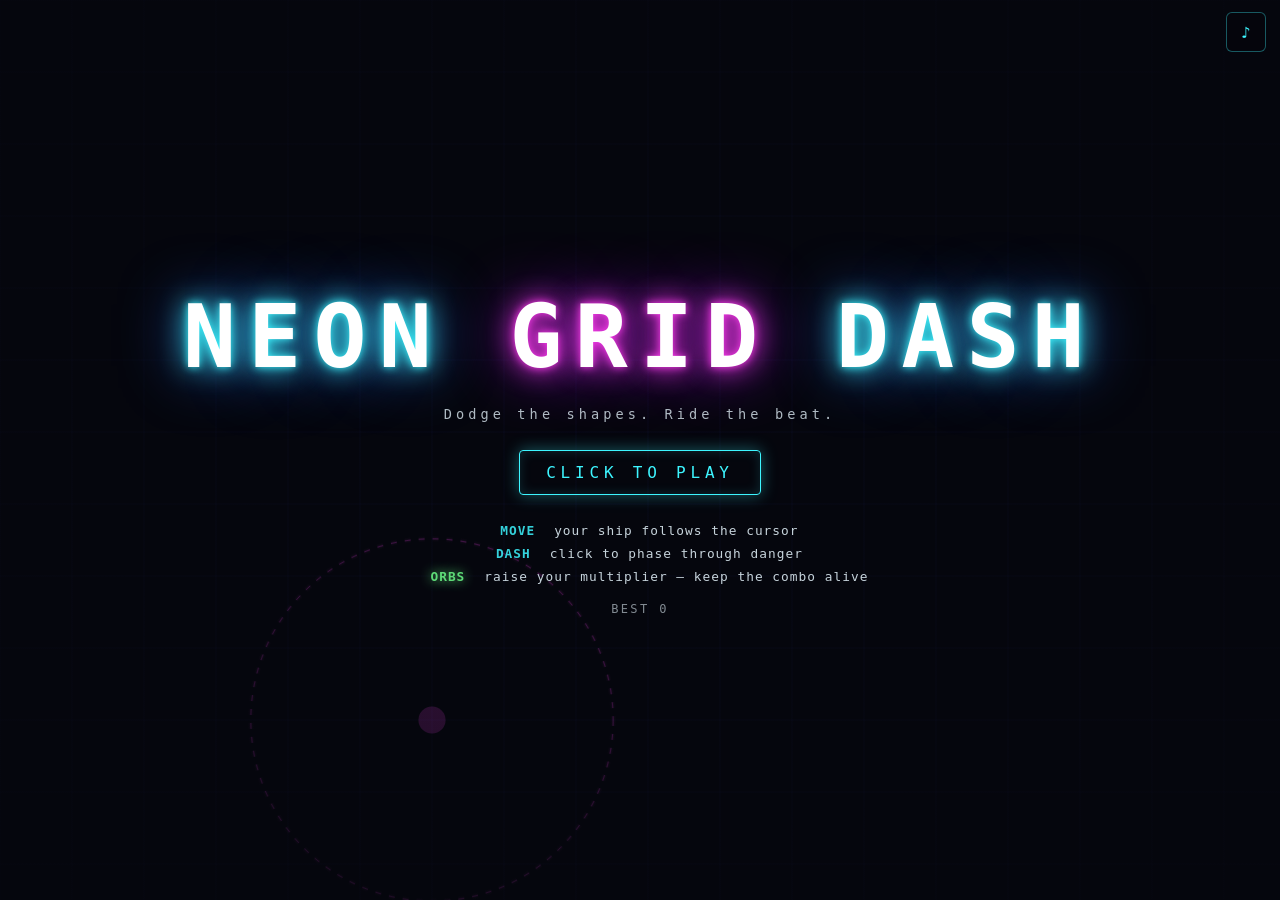
<file: neon-grid-dash/index.html>
<!doctype html>
<html lang="en">
  <head>
    <meta charset="UTF-8" />
    <meta
      name="viewport"
      content="width=device-width, initial-scale=1.0, maximum-scale=1.0, user-scalable=no, viewport-fit=cover"
    />
    <meta name="theme-color" content="#05060d" />
    <meta
      name="description"
      content="Neon Grid Dash — a minimalist reflex arcade game. Trail a glowing line across the grid and dodge shapes that pulse to the beat."
    />
    <link rel="icon" type="image/svg+xml" href="./favicon.svg" />
    <title>Neon Grid Dash</title>
    <script type="module" crossorigin src="./assets/index-II3O3oYL.js"></script>
    <link rel="stylesheet" crossorigin href="./assets/index-CZSMxRH2.css">
  </head>
  <body data-mode="menu">
    <canvas id="game"></canvas>

    <div class="hud">
      <div class="hud-score">
        <div id="score">0</div>
        <div id="best" class="dim">BEST 0</div>
      </div>
      <div class="hud-mult">
        <div id="mult">x1</div>
        <div class="bar"><i id="combo"></i></div>
      </div>
    </div>

    <div class="controls">
      <button id="pauseBtn" type="button" aria-label="Pause">II</button>
      <button id="mute" type="button" aria-label="Mute sound" aria-pressed="false">♪</button>
    </div>

    <section id="menu" class="panel">
      <h1>NEON <span>GRID</span> DASH</h1>
      <p class="tagline">Dodge the shapes. Ride the beat.</p>
      <button class="cta" type="button">CLICK TO PLAY</button>
      <ul class="how">
        <li><b class="cyan">MOVE</b> <span id="hintMove">your ship follows the cursor</span></li>
        <li><b class="cyan">DASH</b> <span id="hintDash">click to phase through danger</span></li>
        <li><b class="green">ORBS</b> raise your multiplier — keep the combo alive</li>
      </ul>
      <p id="menuBest" class="dim">BEST 0</p>
    </section>

    <section id="over" class="panel">
      <h2>GRID LOCKED</h2>
      <p id="overNew" class="green" hidden>NEW BEST</p>
      <p id="overScore" class="big">0</p>
      <p id="overBest" class="dim">BEST 0</p>
      <button class="cta" type="button">CLICK TO RETRY</button>
    </section>

    <section id="pause" class="panel">
      <h2>PAUSED</h2>
      <button class="cta" type="button">CLICK TO RESUME</button>
    </section>

  </body>
</html>
</file>
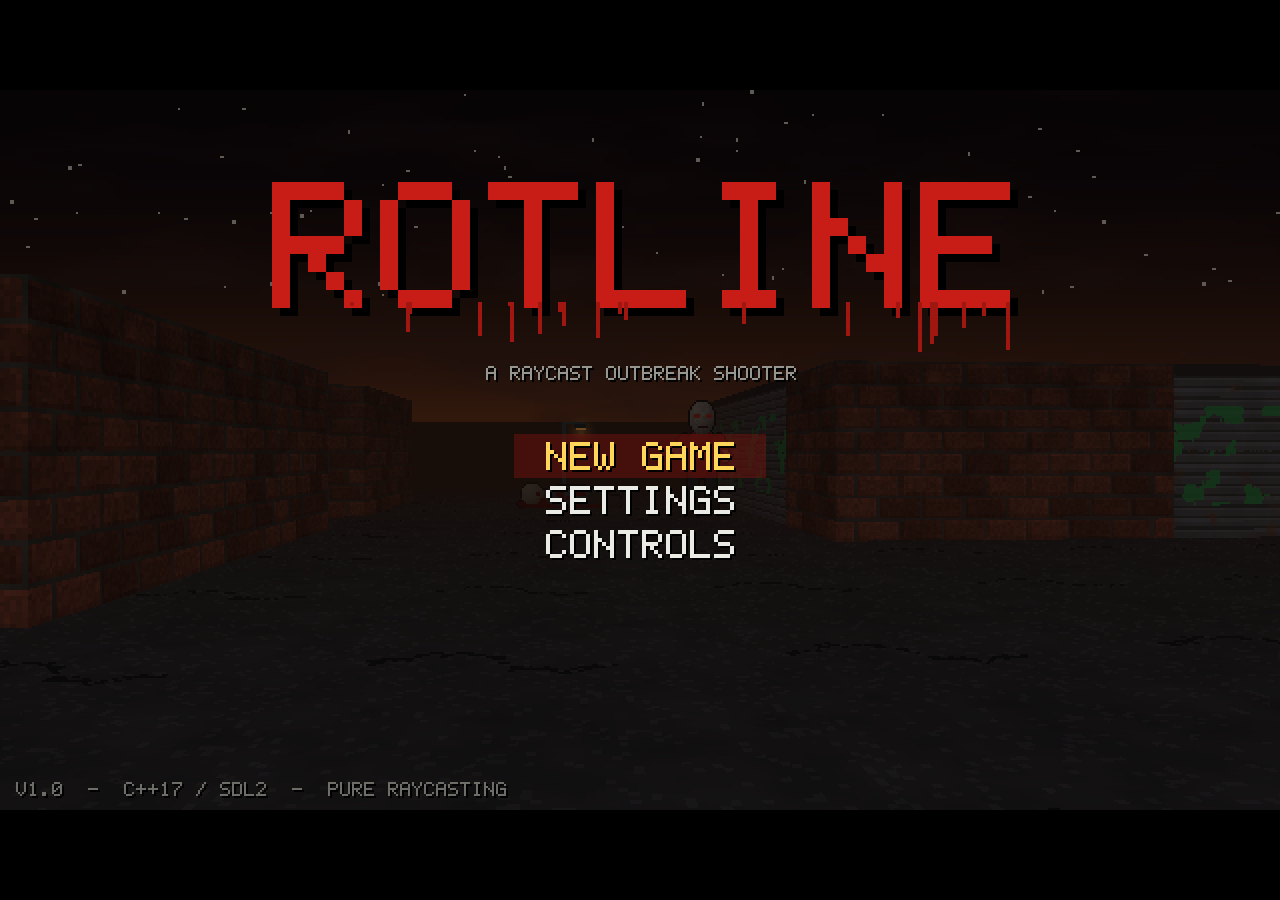
<file: rotline/index.html>
<!doctype html>
<html lang="en">
<head>
  <meta charset="utf-8">
  <meta name="viewport" content="width=device-width, initial-scale=1, maximum-scale=1, user-scalable=no, viewport-fit=cover">
  <title>Rotline</title>
  <style>
    html, body { margin: 0; height: 100%; background: #000; overflow: hidden; overscroll-behavior: none; }
    body { display: grid; place-items: center; touch-action: none; -webkit-user-select: none; user-select: none; -webkit-touch-callout: none; }
    /* 640x360 framebuffer scaled to the largest 16:9 box that fits, kept pixel-crisp */
    canvas { display: block; width: min(100vw, 177.78vh); height: min(100vh, 56.25vw); image-rendering: pixelated; outline: none; }
    @supports (height: 100dvh) { canvas { width: min(100vw, 177.78dvh); height: min(100dvh, 56.25vw); } }
    #loading { position: fixed; left: 0; top: 0; right: 0; bottom: 0; display: grid; place-items: center; text-align: center; color: #d33; font: 18px monospace; line-height: 1.8; padding: 0 16px; }
    #loading small { color: #888; font-size: 13px; }

    /* Touch controls: shown only while playing on a touch screen */
    #touch { position: fixed; left: 0; top: 0; right: 0; bottom: 0; display: none; font: 700 13px monospace; color: #fff; }
    #touch.on { display: block; }
    #touch > div { position: absolute; touch-action: none; }
    #move { left: 0; top: 0; width: 45%; height: 100%; }
    #look { right: 0; top: 0; width: 55%; height: 100%; }
    /* The stick rests bottom-left and jumps under the thumb when the left side is touched elsewhere */
    #stick, #knob { position: absolute; border-radius: 50%; pointer-events: none; transform: translate(-50%, -50%); }
    #stick { width: 120px; height: 120px; border: 2px solid rgba(255, 255, 255, 0.5); background: rgba(255, 255, 255, 0.1); }
    #knob { width: 52px; height: 52px; background: rgba(255, 255, 255, 0.45); }
    #move.held #stick { border-color: rgba(255, 255, 255, 0.8); }
    #move.held #knob { background: rgba(255, 255, 255, 0.75); }
    #hint { left: 0; right: 0; top: 40%; text-align: center; pointer-events: none; font-size: 12px; letter-spacing: 1px; text-shadow: 0 0 4px #000, 0 0 4px #000; opacity: 0; }
    #hint.show { animation: hint 6s forwards; }
    @keyframes hint { 0%, 75% { opacity: 1; } 100% { opacity: 0; } }
    .tbtn { display: grid; place-items: center; border-radius: 50%; border: 2px solid rgba(255, 255, 255, 0.45); background: rgba(0, 0, 0, 0.3); letter-spacing: 1px; }
    .tbtn.down { background: rgba(255, 255, 255, 0.3); }
    #fire { right: max(22px, env(safe-area-inset-right)); bottom: max(22px, env(safe-area-inset-bottom)); width: 92px; height: 92px; border-color: rgba(230, 60, 60, 0.8); }
    #swap { right: max(128px, calc(env(safe-area-inset-right) + 106px)); bottom: max(22px, env(safe-area-inset-bottom)); width: 60px; height: 60px; font-size: 11px; }
    #pause { right: max(14px, env(safe-area-inset-right)); top: max(64px, calc(env(safe-area-inset-top) + 64px)); width: 46px; height: 46px; }
    #rotate { position: fixed; left: 0; right: 0; top: 0; padding: 8px; text-align: center; background: rgba(0, 0, 0, 0.75); color: #ccc; font: 13px monospace; display: none; pointer-events: none; }
    @media (orientation: portrait) and (pointer: coarse) { #rotate { display: block; } }
  </style>
</head>
<body>
  <canvas id="canvas" width="640" height="360" tabindex="-1" oncontextmenu="event.preventDefault()"></canvas>
  <div id="touch">
    <div id="move"><span id="stick"></span><span id="knob"></span></div>
    <div id="look"></div>
    <div id="hint">LEFT STICK: MOVE &nbsp;&middot;&nbsp; DRAG RIGHT SIDE: LOOK</div>
    <div id="swap" class="tbtn">SWAP</div>
    <div id="fire" class="tbtn">FIRE</div>
    <div id="pause" class="tbtn">II</div>
  </div>
  <div id="rotate">Rotate your device for a bigger view</div>
  <div id="loading"><div>Loading Rotline...<br><small>Keyboard and mouse: click the game to capture the mouse, Esc to pause.<br>Touch: tap the menus, left thumb moves, right thumb looks.</small></div></div>
  <script>
    var Module = {
      canvas: document.getElementById('canvas'),
      // Mount an IndexedDB-backed folder so settings and unlocked zones survive a reload.
      preRun: [function () {
        Module.addRunDependency('save');
        Module.FS.mkdir('/save');
        Module.FS.mount(Module.IDBFS, {}, '/save');
        Module.FS.syncfs(true, function () { Module.removeRunDependency('save'); });
      }],
      onRuntimeInitialized: function () { document.getElementById('loading').remove(); requestAnimationFrame(syncTouchUi); },
      onAbort: function () { var l = document.getElementById('loading'); if (l) l.textContent = 'Rotline failed to start in this browser.'; }
    };
    // Esc releases pointer lock before the game sees the key, so pause from here.
    // A touch screen has no mouse to capture, so a dropped lock must not pause a touch player.
    document.addEventListener('pointerlockchange', function () {
      if (!usingTouch && !document.pointerLockElement && Module._rotline_pointer_lost) Module._rotline_pointer_lost();
    });

    // ---- touch controls. Menus and story cards need none: the game treats taps as clicks.
    // Phones start in touch mode; any touch switches to it and a real key press switches back.
    var touchUi = document.getElementById('touch');
    var usingTouch = !!(window.matchMedia && matchMedia('(pointer: coarse)').matches);
    var sentTouch = null, hintShown = false;
    window.addEventListener('touchstart', function () { usingTouch = true; }, true);
    window.addEventListener('pointerdown', function (e) { if (e.pointerType === 'touch') usingTouch = true; }, true);
    window.addEventListener('keydown', function (e) { if (e.key && e.key !== 'Unidentified') usingTouch = false; }, true);

    function syncTouchUi() {
      requestAnimationFrame(syncTouchUi);
      if (!Module._rotline_is_playing) return;
      if (sentTouch !== usingTouch && Module._rotline_set_touch && Module._rotline_set_touch(usingTouch ? 1 : 0)) sentTouch = usingTouch;
      var on = usingTouch && Module._rotline_is_playing() === 1;
      if (on !== touchUi.classList.contains('on')) {
        touchUi.classList.toggle('on', on);
        if (!on) { releaseAll(); return; }
        homeStick();
        if (!hintShown) { hintShown = true; document.getElementById('hint').classList.add('show'); }
      }
    }

    var LOOK_SCALE = 2.5, STICK_RADIUS = 60;
    var moveEl = document.getElementById('move'), stick = document.getElementById('stick'), knob = document.getElementById('knob');
    var moveId = null, moveX = 0, moveY = 0, homeX = 0, homeY = 0;

    function capture(el, e) { try { el.setPointerCapture(e.pointerId); } catch (err) {} }
    function setKnob(x, y) { knob.style.left = x + 'px'; knob.style.top = y + 'px'; }
    function placeStick(x, y) { stick.style.left = x + 'px'; stick.style.top = y + 'px'; setKnob(x, y); }
    function homeStick() {
      var r = moveEl.getBoundingClientRect();
      homeX = Math.min(120, r.width / 2);
      homeY = r.height - Math.min(110, r.height / 2);
      if (moveId === null) placeStick(homeX, homeY);
    }
    window.addEventListener('resize', homeStick);

    function steer(e) {
      var dx = e.clientX - moveX, dy = e.clientY - moveY, len = Math.hypot(dx, dy);
      if (len > STICK_RADIUS) { dx *= STICK_RADIUS / len; dy *= STICK_RADIUS / len; }
      setKnob(moveX + dx, moveY + dy);
      Module._rotline_touch_move(-dy / STICK_RADIUS, dx / STICK_RADIUS);
    }
    function endMove() {
      moveId = null;
      moveEl.classList.remove('held');
      placeStick(homeX, homeY);
      if (Module._rotline_touch_move) Module._rotline_touch_move(0, 0);
    }
    moveEl.addEventListener('pointerdown', function (e) {
      if (moveId !== null) return;
      moveId = e.pointerId;
      // A touch on the resting stick pushes it from its centre; anywhere else the stick jumps under the thumb.
      var onStick = Math.hypot(e.clientX - homeX, e.clientY - homeY) <= STICK_RADIUS * 1.5;
      moveX = onStick ? homeX : e.clientX; moveY = onStick ? homeY : e.clientY;
      capture(moveEl, e);
      placeStick(moveX, moveY);
      moveEl.classList.add('held');
      steer(e);
    });
    moveEl.addEventListener('pointermove', function (e) { if (e.pointerId === moveId) steer(e); });
    ['pointerup', 'pointercancel'].forEach(function (t) {
      moveEl.addEventListener(t, function (e) { if (e.pointerId === moveId) endMove(); });
    });

    // Dragging anywhere on the right side turns; the fire button turns too, so you can aim while shooting.
    var lookLast = {};
    function lookDown(e) { lookLast[e.pointerId] = e.clientX; capture(e.currentTarget, e); }
    function lookMove(e) {
      if (!(e.pointerId in lookLast)) return;
      Module._rotline_touch_look((e.clientX - lookLast[e.pointerId]) * LOOK_SCALE);
      lookLast[e.pointerId] = e.clientX;
    }
    function lookUp(e) { delete lookLast[e.pointerId]; }
    var lookEl = document.getElementById('look'), fireEl = document.getElementById('fire');
    [lookEl, fireEl].forEach(function (el) {
      el.addEventListener('pointerdown', lookDown);
      el.addEventListener('pointermove', lookMove);
      el.addEventListener('pointerup', lookUp);
      el.addEventListener('pointercancel', lookUp);
    });

    var fireId = null;
    function endFire() {
      if (fireId === null) return;
      fireId = null;
      fireEl.classList.remove('down');
      if (Module._rotline_touch_fire) Module._rotline_touch_fire(0);
    }
    fireEl.addEventListener('pointerdown', function (e) {
      if (fireId !== null) return;
      fireId = e.pointerId;
      fireEl.classList.add('down');
      Module._rotline_touch_fire(1);
    });
    ['pointerup', 'pointercancel'].forEach(function (t) {
      fireEl.addEventListener(t, function (e) { if (e.pointerId === fireId) endFire(); });
    });

    document.getElementById('swap').addEventListener('pointerdown', function () { Module._rotline_touch_swap(); });
    document.getElementById('pause').addEventListener('pointerdown', function () { Module._rotline_pointer_lost(); });

    function releaseAll() { endMove(); endFire(); lookLast = {}; }
  </script>
  <script src="rotline.js"></script>
</body>
</html>
</file>
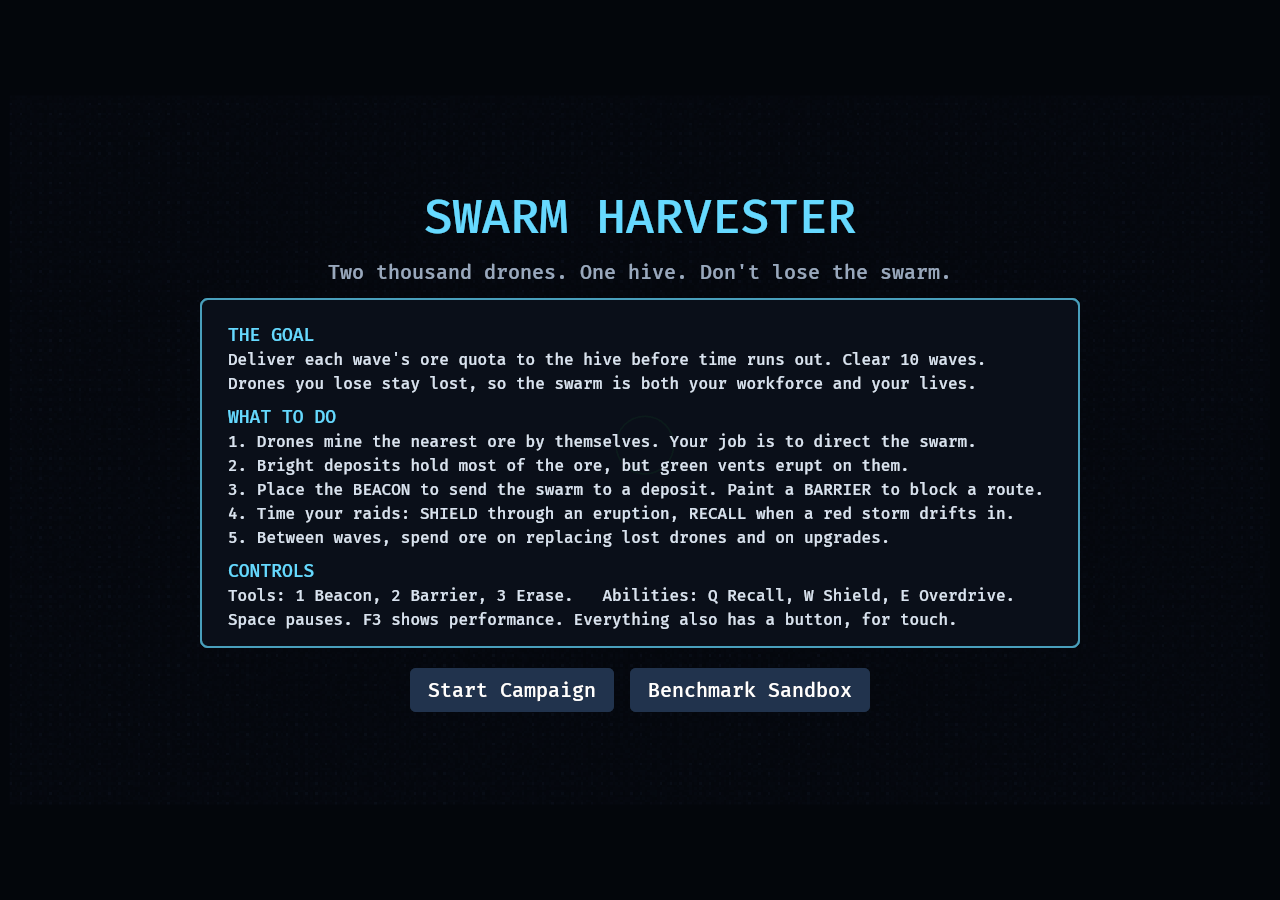
<file: swarm-harvester/index.html>
<!doctype html>
<html lang="en">
<head>
  <meta charset="utf-8">
  <meta name="viewport" content="width=device-width, initial-scale=1, maximum-scale=1, user-scalable=no">
  <meta name="mobile-web-app-capable" content="yes">
  <meta name="theme-color" content="#05070c">
  <title>Swarm Harvester</title>
  <style>
    html, body { margin: 0; height: 100%; background: #05070c; overflow: hidden; overscroll-behavior: none; }
    /* Fixed, so a stray swipe cannot scroll or bounce the page on phones. */
    body { position: fixed; inset: 0; user-select: none; -webkit-user-select: none; -webkit-touch-callout: none; }
    canvas { display: block; touch-action: none; outline: none; }
    [hidden] { display: none !important; }
    .screen {
      position: fixed; inset: 0; z-index: 5; display: grid; place-items: center; padding: 24px;
      background: #05070c; color: #66d9ff; font: 18px monospace; text-align: center;
    }
    .screen h1 { margin: 0 0 12px; font-size: 28px; letter-spacing: 2px; }
    .screen p { margin: 0 0 22px; color: #99a8bd; }
    .screen button {
      padding: 14px 34px; border: 0; border-radius: 6px; background: #2ec4e6; color: #05070c;
      font: bold 20px monospace; cursor: pointer;
    }
    /* The map is landscape, so a phone held upright is asked to turn. */
    #rotate { display: none; z-index: 10; }
    @media (orientation: portrait) and (pointer: coarse) { #rotate { display: grid; } }
  </style>
</head>
<body>
  <div id="loading" class="screen" hidden>Launching swarm...</div>
  <div id="start" class="screen" hidden>
    <div>
      <h1>SWARM HARVESTER</h1>
      <p>Plays in landscape, with touch.</p>
      <button id="play" type="button">Tap to play</button>
    </div>
  </div>
  <div id="rotate" class="screen"><div>Turn your device sideways to play.</div></div>
  <script type="module">
    import init from "./pkg/swarm-harvester.js";

    const loading = document.getElementById("loading");
    const start = document.getElementById("start");

    async function launch() {
      loading.hidden = false;
      try {
        await init();
      } catch (error) {
        // winit unwinds out of its event loop setup with this exception by design.
        if (!String(error.message).startsWith("Using exceptions for control flow")) throw error;
      } finally {
        loading.remove();
      }
    }

    if (matchMedia("(pointer: coarse)").matches) {
      // On touch devices, wait for a tap: browsers only allow fullscreen and
      // an orientation lock in response to one. Android honours both; iOS
      // ignores them and the game simply runs in the page.
      start.hidden = false;
      document.getElementById("play").addEventListener("click", () => {
        start.remove();
        // Best effort, and never waited on: some browsers leave the request
        // pending, and the game must start either way.
        try {
          document.documentElement.requestFullscreen?.({ navigationUI: "hide" })
            ?.then(() => screen.orientation?.lock?.("landscape"))
            .catch(() => {});
        } catch {
          // Not supported here.
        }
        launch();
      }, { once: true });
    } else {
      launch();
    }
  </script>
</body>
</html>
</file>
<file: neon-grid-dash/assets/index-CZSMxRH2.css>
:root{--bg:#05060d;--cyan:#3df5ff;--magenta:#ff3df0;--green:#6dff8a;--font:"Orbitron", "Eurostile", "Bank Gothic", ui-monospace, "Cascadia Mono", Consolas, monospace}*{box-sizing:border-box}html,body{background:var(--bg);color:#e8f7ff;height:100%;font-family:var(--font);-webkit-user-select:none;user-select:none;touch-action:none;overscroll-behavior:none;margin:0;overflow:hidden}canvas{width:100%;height:100%;display:block;position:fixed;inset:0}body[data-mode=play] canvas{cursor:none}button{font:inherit;color:inherit;cursor:pointer;background:0 0;border:0}.dim{opacity:.55;letter-spacing:.2em;font-size:.75rem}.cyan{color:var(--cyan)}.green{color:var(--green);text-shadow:0 0 12px var(--green)}.hud{top:max(14px, env(safe-area-inset-top));pointer-events:none;display:none;position:fixed;left:18px;right:18px}body[data-mode=play] .hud,body[data-mode=paused] .hud{display:block}#score{font-variant-numeric:tabular-nums;text-shadow:0 0 10px var(--cyan);font-size:1.9rem}.hud-mult{text-align:center;position:absolute;top:0;left:50%;transform:translate(-50%)}#mult{color:var(--green);text-shadow:0 0 12px var(--green);font-size:1.5rem}.bar{background:#6dff8a26;width:96px;height:3px;margin-top:6px}.bar i{background:var(--green);width:0;height:100%;box-shadow:0 0 8px var(--green);display:block}.controls{top:max(12px, env(safe-area-inset-top));z-index:2;gap:8px;display:flex;position:fixed;right:14px}.controls button{width:40px;height:40px;color:var(--cyan);background:#05060d99;border:1px solid #3df5ff59;border-radius:6px;font-size:1rem}.controls button:hover,.controls button:focus-visible{border-color:var(--cyan);outline:none;box-shadow:0 0 12px #3df5ff80}#mute[aria-pressed=true]{opacity:.45;text-decoration:line-through}#pauseBtn{display:none}body[data-mode=play] #pauseBtn{display:block}.panel{z-index:1;text-align:center;cursor:pointer;background:radial-gradient(#05060d8c,#05060deb);flex-direction:column;justify-content:center;align-items:center;gap:18px;padding:24px;display:none;position:fixed;inset:0}body[data-mode=menu] #menu,body[data-mode=over] #over,body[data-mode=paused] #pause{display:flex}.panel p{margin:0}h1,h2{color:#fff;letter-spacing:.14em;text-shadow:0 0 8px var(--cyan), 0 0 28px var(--cyan), 0 0 64px #2a6bff;margin:0;font-weight:700}h1{font-size:clamp(2rem,9vw,5.5rem)}h1 span{text-shadow:0 0 8px var(--magenta), 0 0 28px var(--magenta), 0 0 64px #b012ff}h2{font-size:clamp(1.6rem,6vw,3.2rem)}.tagline{letter-spacing:.3em;opacity:.75;font-size:.85rem}.big{font-variant-numeric:tabular-nums;text-shadow:0 0 18px var(--cyan);font-size:clamp(2.5rem,10vw,5rem)}.cta{border:1px solid var(--cyan);color:var(--cyan);letter-spacing:.3em;border-radius:4px;margin:10px 0;padding:12px 26px;animation:1.25s ease-in-out infinite breathe;box-shadow:0 0 16px #3df5ff59,inset 0 0 12px #3df5ff26}.how{letter-spacing:.08em;opacity:.85;gap:8px;margin:0;padding:0;font-size:.8rem;list-style:none;display:grid}.how b{text-align:right;min-width:4.2em;margin-right:.8em;display:inline-block}@keyframes breathe{50%{opacity:.45}}@media (prefers-reduced-motion:reduce){.cta{animation:none}}
</file>
